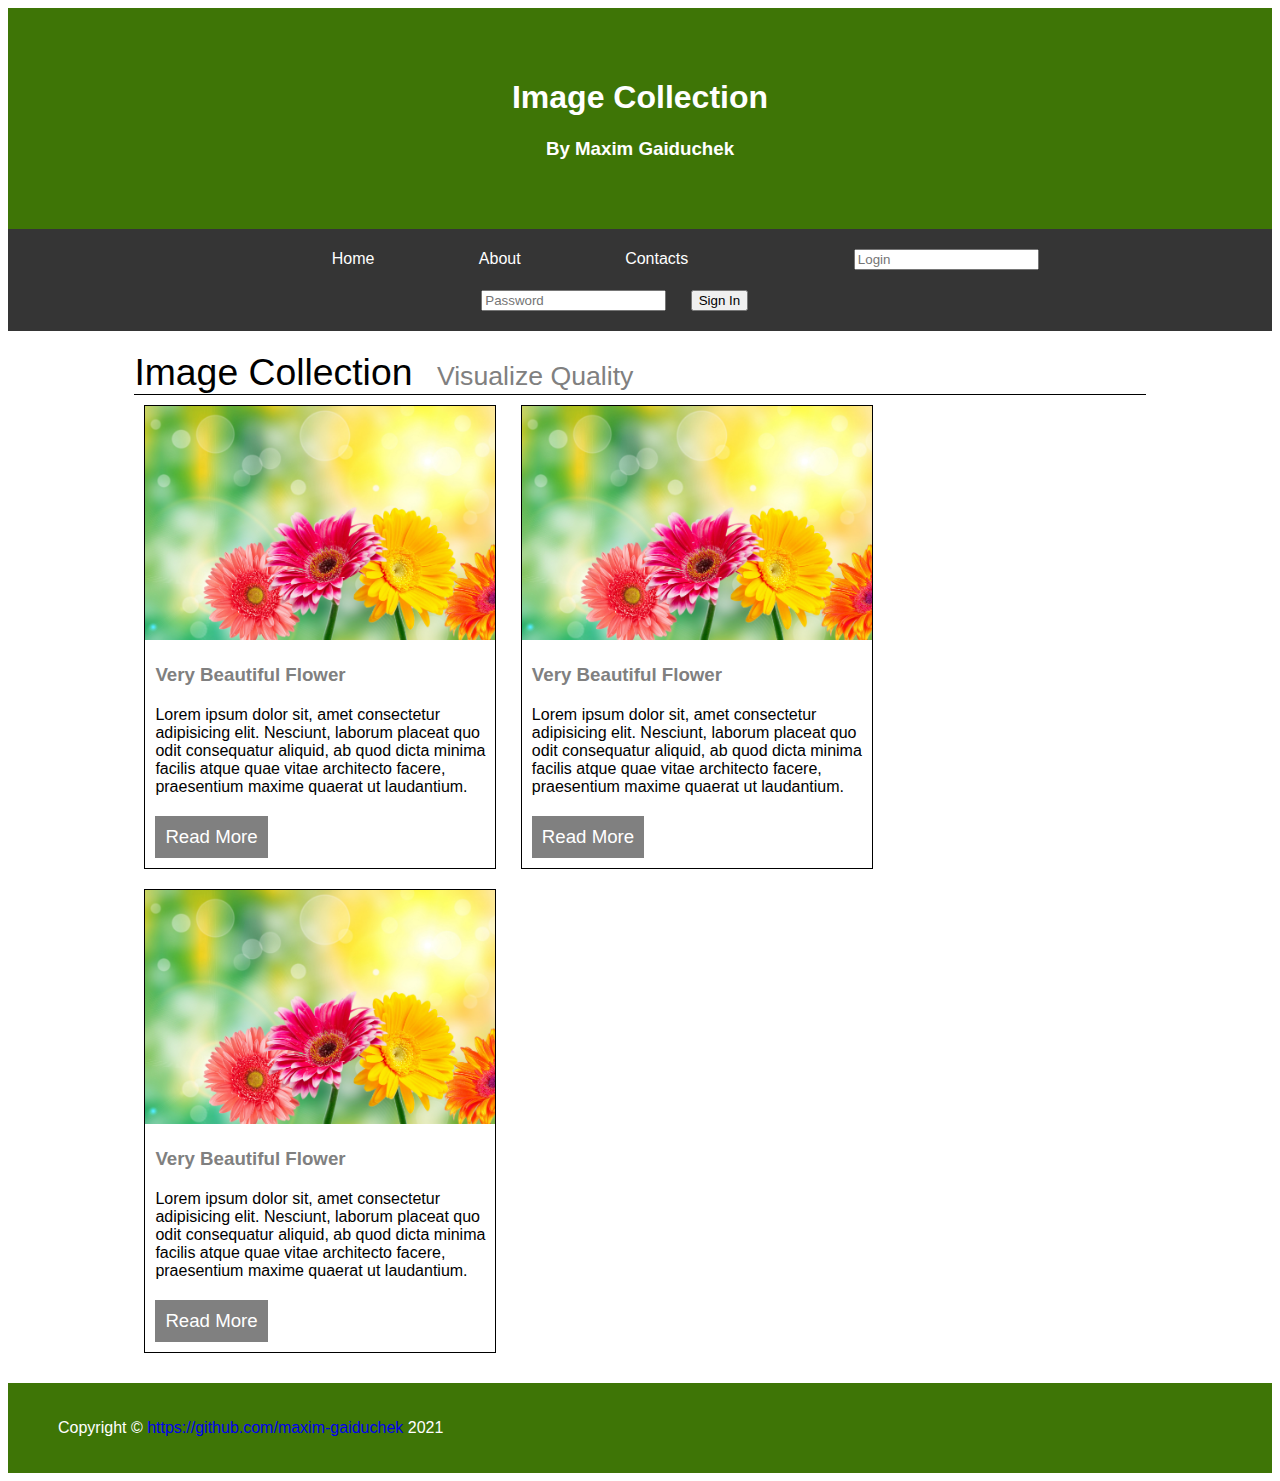
<file: index.html>
<!DOCTYPE html>
<html>

<head>
    <title>Image Collection</title>
    <link rel="stylesheet" href="style.css">
</head>

<body>
    <header>
        <h1>Image Collection</h1>
        <h3>By Maxim Gaiduchek</h3>
    </header>

    <nav>
        <div id="nav-p">
            <p>Home</p>
            <p>About</p>
            <p>Contacts</p>
        </div>

        <div id="nav-input">
            <input type="text" placeholder="Login">
            <input type="password" placeholder="Password">
            <input type="submit" value="Sign In">
        </div>
    </nav>

    <main>
        <div id="main-header">
            <p id="main-header-p-0">Image Collection</p>
            <p id="main-header-p-1">Visualize Quality</p>
        </div>

        <div id="main-sections">
            <section>
                <img src="img/MicrosoftTeams-image.png">
                <h3>Very Beautiful Flower</h3>
                <p>Lorem ipsum dolor sit, amet consectetur adipisicing elit. Nesciunt, laborum placeat quo odit
                    consequatur
                    aliquid, ab quod dicta minima facilis atque quae vitae architecto facere, praesentium maxime quaerat
                    ut
                    laudantium.</p>
                <button><a href="https://github.com/maxim-gaiduchek" target="_blank">Read More</a></button>
            </section>

            <section>
                <img src="img/MicrosoftTeams-image.png">
                <h3>Very Beautiful Flower</h3>
                <p>Lorem ipsum dolor sit, amet consectetur adipisicing elit. Nesciunt, laborum placeat quo odit
                    consequatur
                    aliquid, ab quod dicta minima facilis atque quae vitae architecto facere, praesentium maxime quaerat
                    ut
                    laudantium.</p>
                <button><a href="https://github.com/maxim-gaiduchek" target="_blank">Read More</a></button>
            </section>

            <section>
                <img src="img/MicrosoftTeams-image.png">
                <h3>Very Beautiful Flower</h3>
                <p>Lorem ipsum dolor sit, amet consectetur adipisicing elit. Nesciunt, laborum placeat quo odit
                    consequatur
                    aliquid, ab quod dicta minima facilis atque quae vitae architecto facere, praesentium maxime quaerat
                    ut
                    laudantium.</p>
                <button><a href="https://github.com/maxim-gaiduchek" target="_blank">Read More</a></button>
            </section>
        </div>
    </main>

    <footer>
        <p>Copyright &copy; <a href="https://github.com/maxim-gaiduchek"
                target="_blank">https://github.com/maxim-gaiduchek</a> 2021</p>
    </footer>
</body>

</html>
</file>
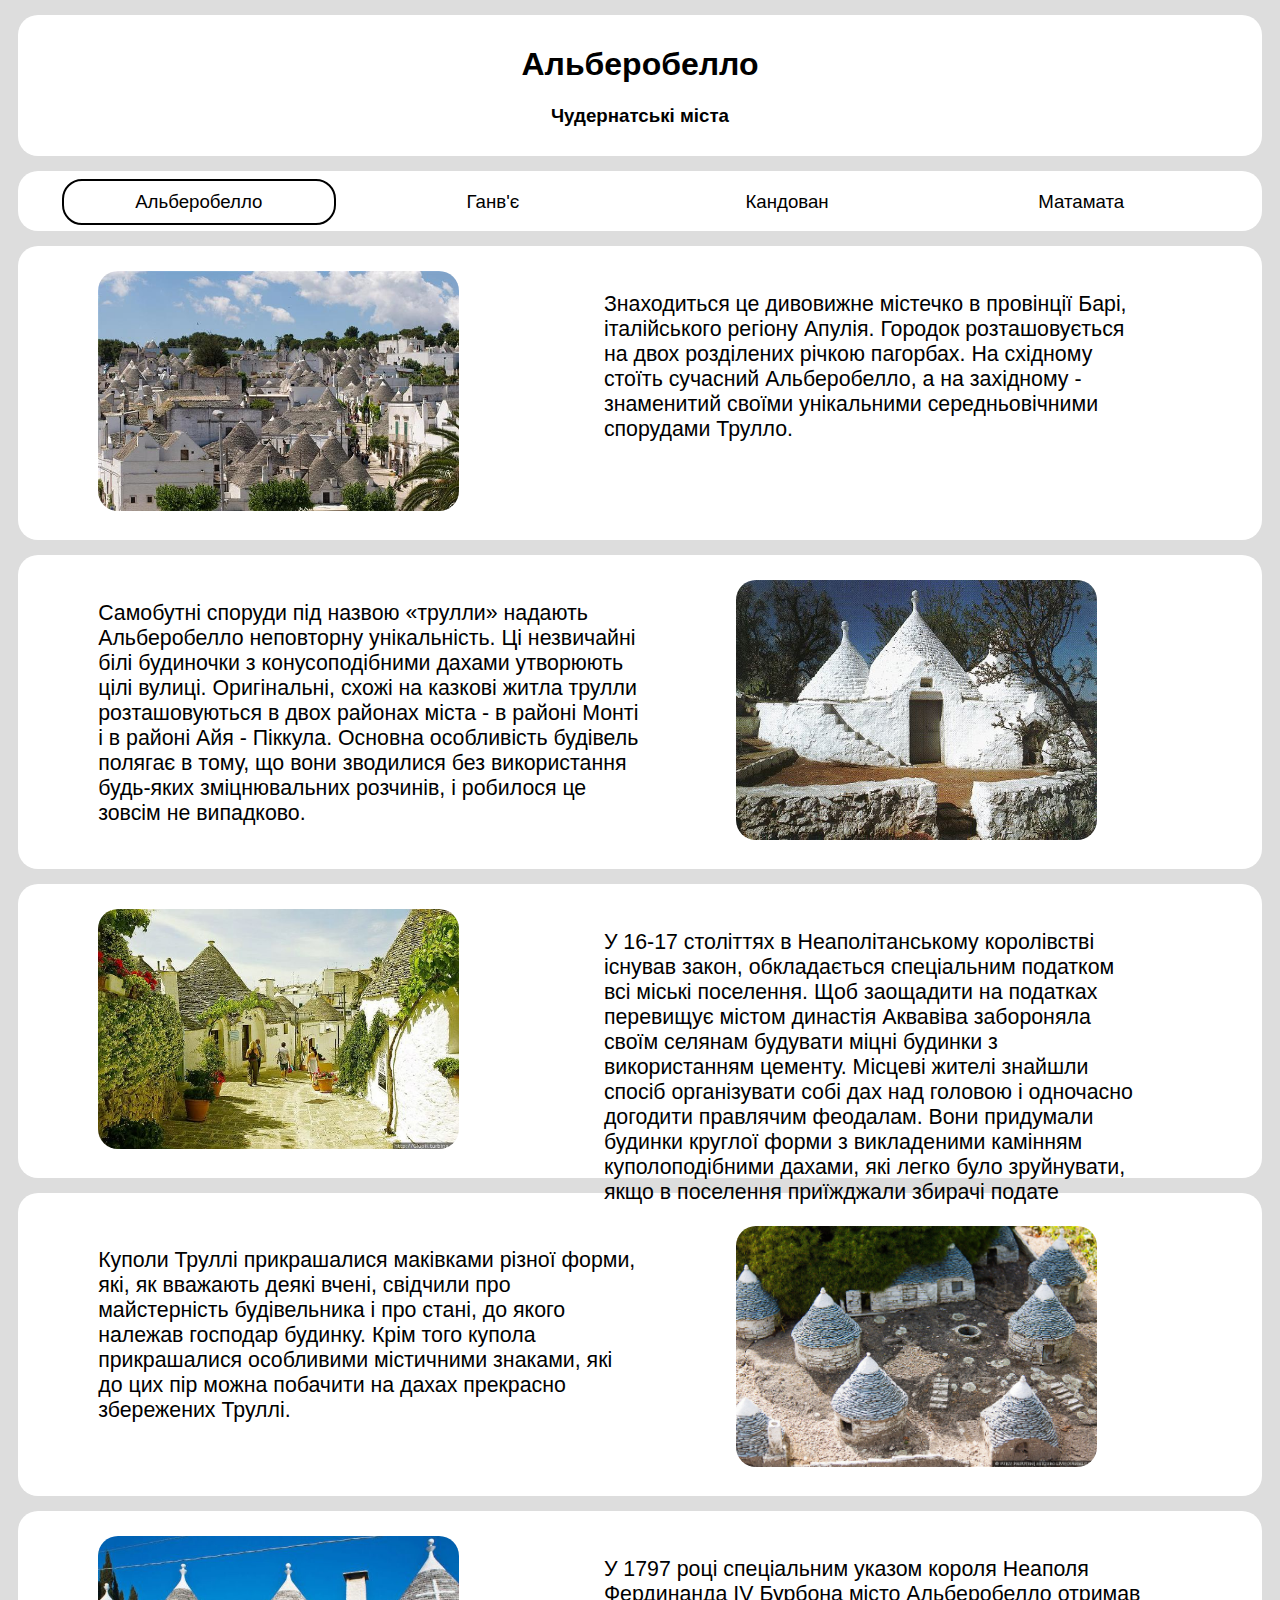
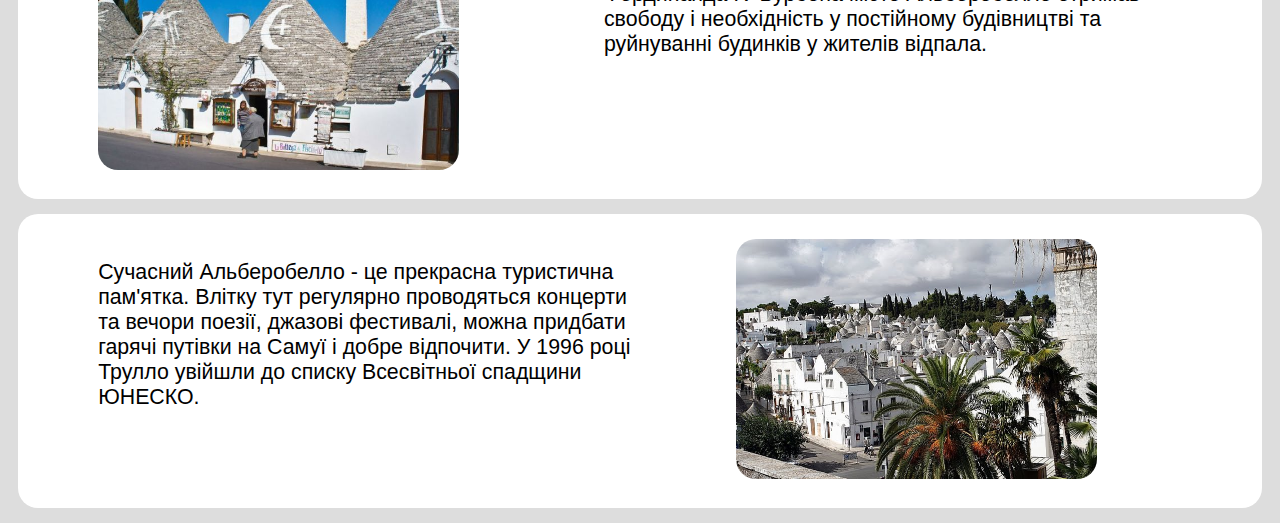
<file: city-alberobello.html>
<!DOCTYPE html>
<html>

<head>
    <title>Альберобелло - Чудернатські міста</title>
    <link rel="stylesheet" href="styles.css">
</head>

<body>
    <header>
        <h1>Альберобелло</h1>
        <h3>Чудернатські міста</h3>
    </header>

    <nav>
        <a><button id="deactivated-link">Альберобелло</button></a>
        <a href="city-ganvie.html"><button>Ганв'є</button></a>
        <a href="city-kandovan.html"><button>Кандован</button></a>
        <a href="city-matamata.html"><button>Матамата</button></a>
    </nav>

    <section>
        <img class="content img-left" src="images/Альберобелло.jpg">

        <p class="content p-right">Знаходиться це дивовижне містечко в провінції Барі, італійського регіону Апулія.
            Городок
            розташовується на
            двох розділених річкою пагорбах. На східному стоїть сучасний Альберобелло, а на західному - знаменитий
            своїми унікальними середньовічними спорудами Трулло.
        </p>
    </section>

    <section>
        <p class="content p-left">Самобутні споруди під назвою «трулли» надають Альберобелло неповторну унікальність. Ці
            незвичайні білі
            будиночки з конусоподібними дахами утворюють цілі вулиці. Оригінальні, схожі на казкові житла трулли
            розташовуються в двох районах міста - в районі Монті і в районі Айя - Піккула. Основна особливість
            будівель полягає в тому, що вони зводилися без використання будь-яких зміцнювальних розчинів, і
            робилося це зовсім не випадково.
        </p>

        <img class="content img-right" src="images/Альберобелло3.jpg">
    </section>

    <section>
        <img class="content img-left" src="images/Альберобелло-фото-1.jpg">

        <p class="content p-right">У 16-17 століттях в Неаполітанському королівстві існував закон, обкладається
            спеціальним податком всі міські поселення. Щоб заощадити на податках перевищує містом династія Аквавіва
            забороняла своїм селянам будувати міцні будинки з використанням цементу. Місцеві жителі знайшли спосіб
            організувати собі дах над головою і одночасно догодити правлячим феодалам. Вони придумали будинки круглої
            форми з викладеними камінням куполоподібними дахами, які легко було зруйнувати, якщо в поселення
            приїжджали збирачі подате
        </p>
    </section>

    <section>
        <p class="content p-left">Куполи Труллі прикрашалися маківками різної форми, які, як вважають деякі вчені,
            свідчили про майстерність будівельника і про стані, до якого належав господар будинку. Крім того купола
            прикрашалися особливими містичними знаками, які до цих пір можна побачити на дахах прекрасно збережених
            Труллі.
        </p>

        <img class="content img-right" src="images/Альберобелло8.jpg">
    </section>

    <section>
        <img class="content img-left" src="images/Альберобелло10.jpg">

        <p class="content p-right">У 1797 році спеціальним указом короля Неаполя Фердинанда IV Бурбона місто
            Альберобелло отримав свободу і необхідність у постійному будівництві та руйнуванні будинків у жителів
            відпала.
        </p>
    </section>

    <section>
        <p class="content p-left">Сучасний Альберобелло - це прекрасна туристична пам'ятка. Влітку тут регулярно
            проводяться концерти та вечори поезії, джазові фестивалі, можна придбати гарячі путівки на Самуї і добре
            відпочити. У 1996 році Трулло увійшли до списку Всесвітньої спадщини ЮНЕСКО.
        </p>

        <img class="content img-right" src="images/Альберобелло16.jpg">
    </section>
</body>

</html>
</file>
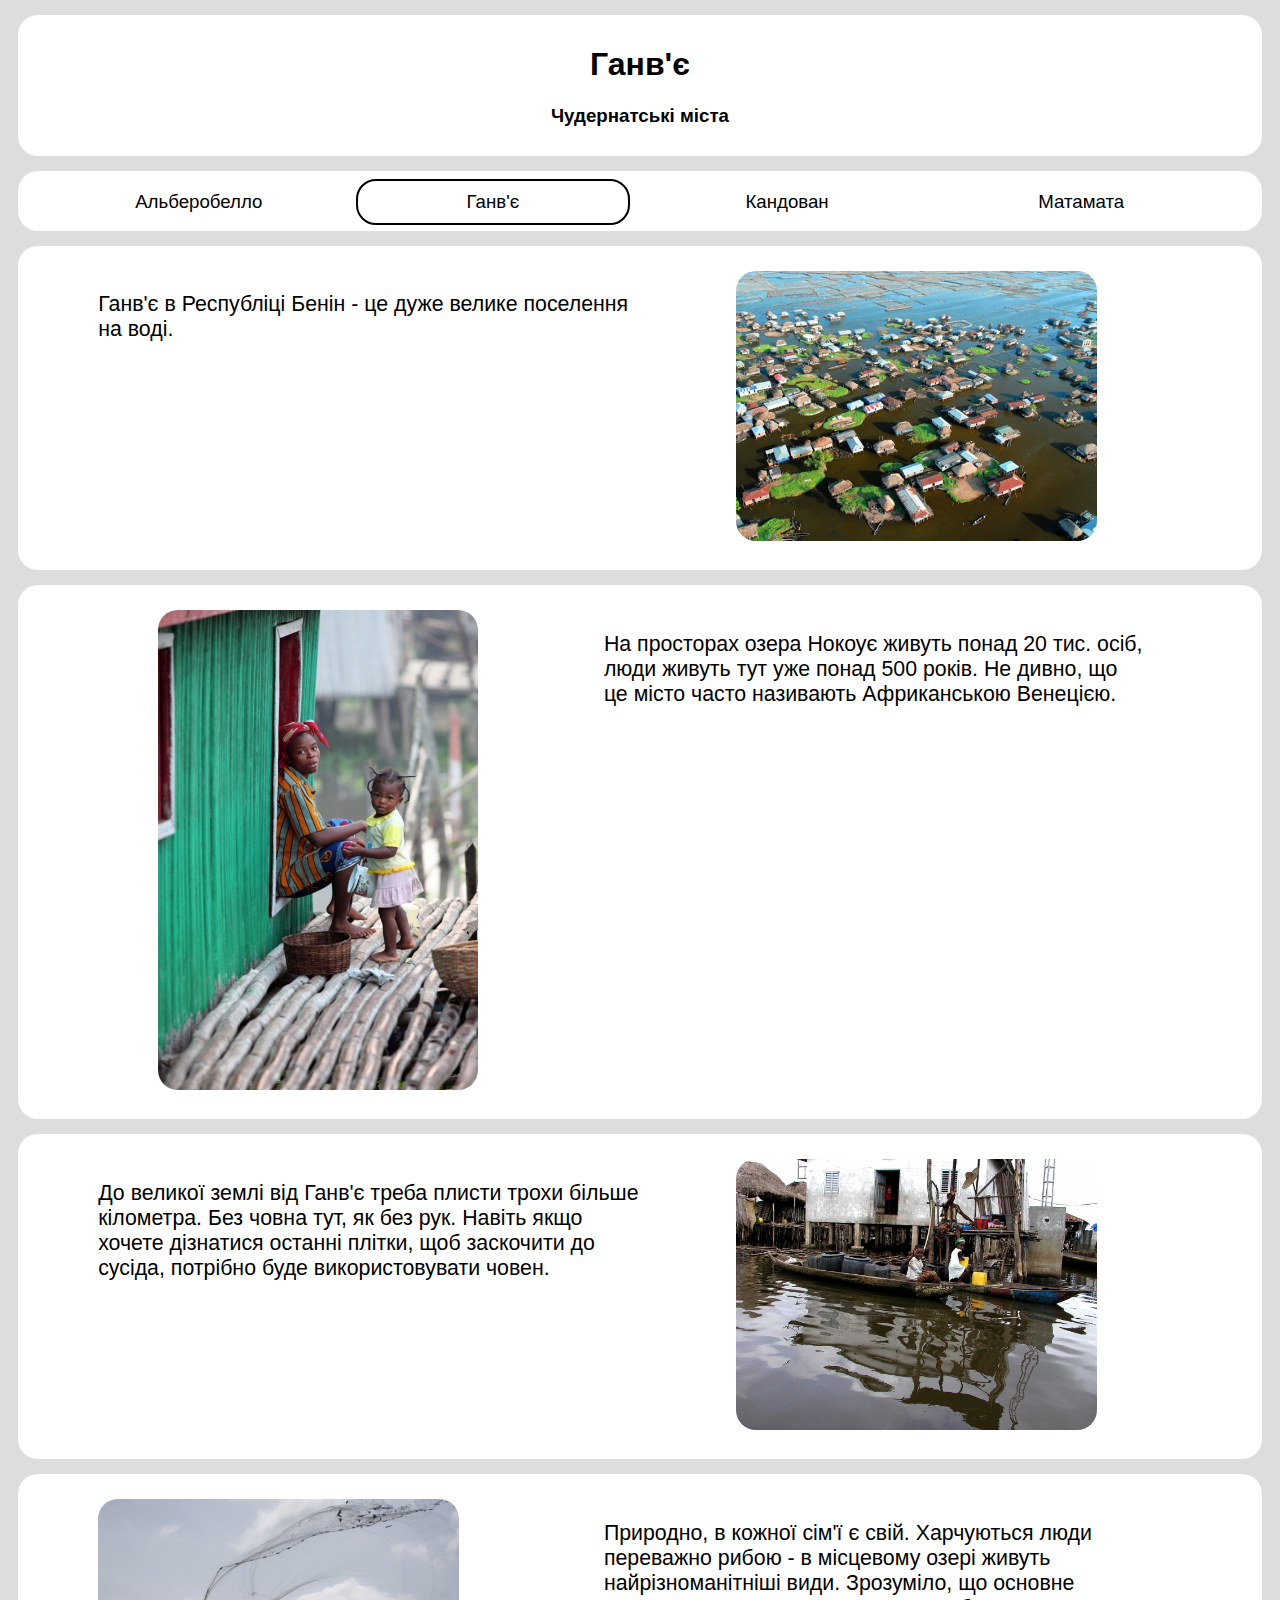
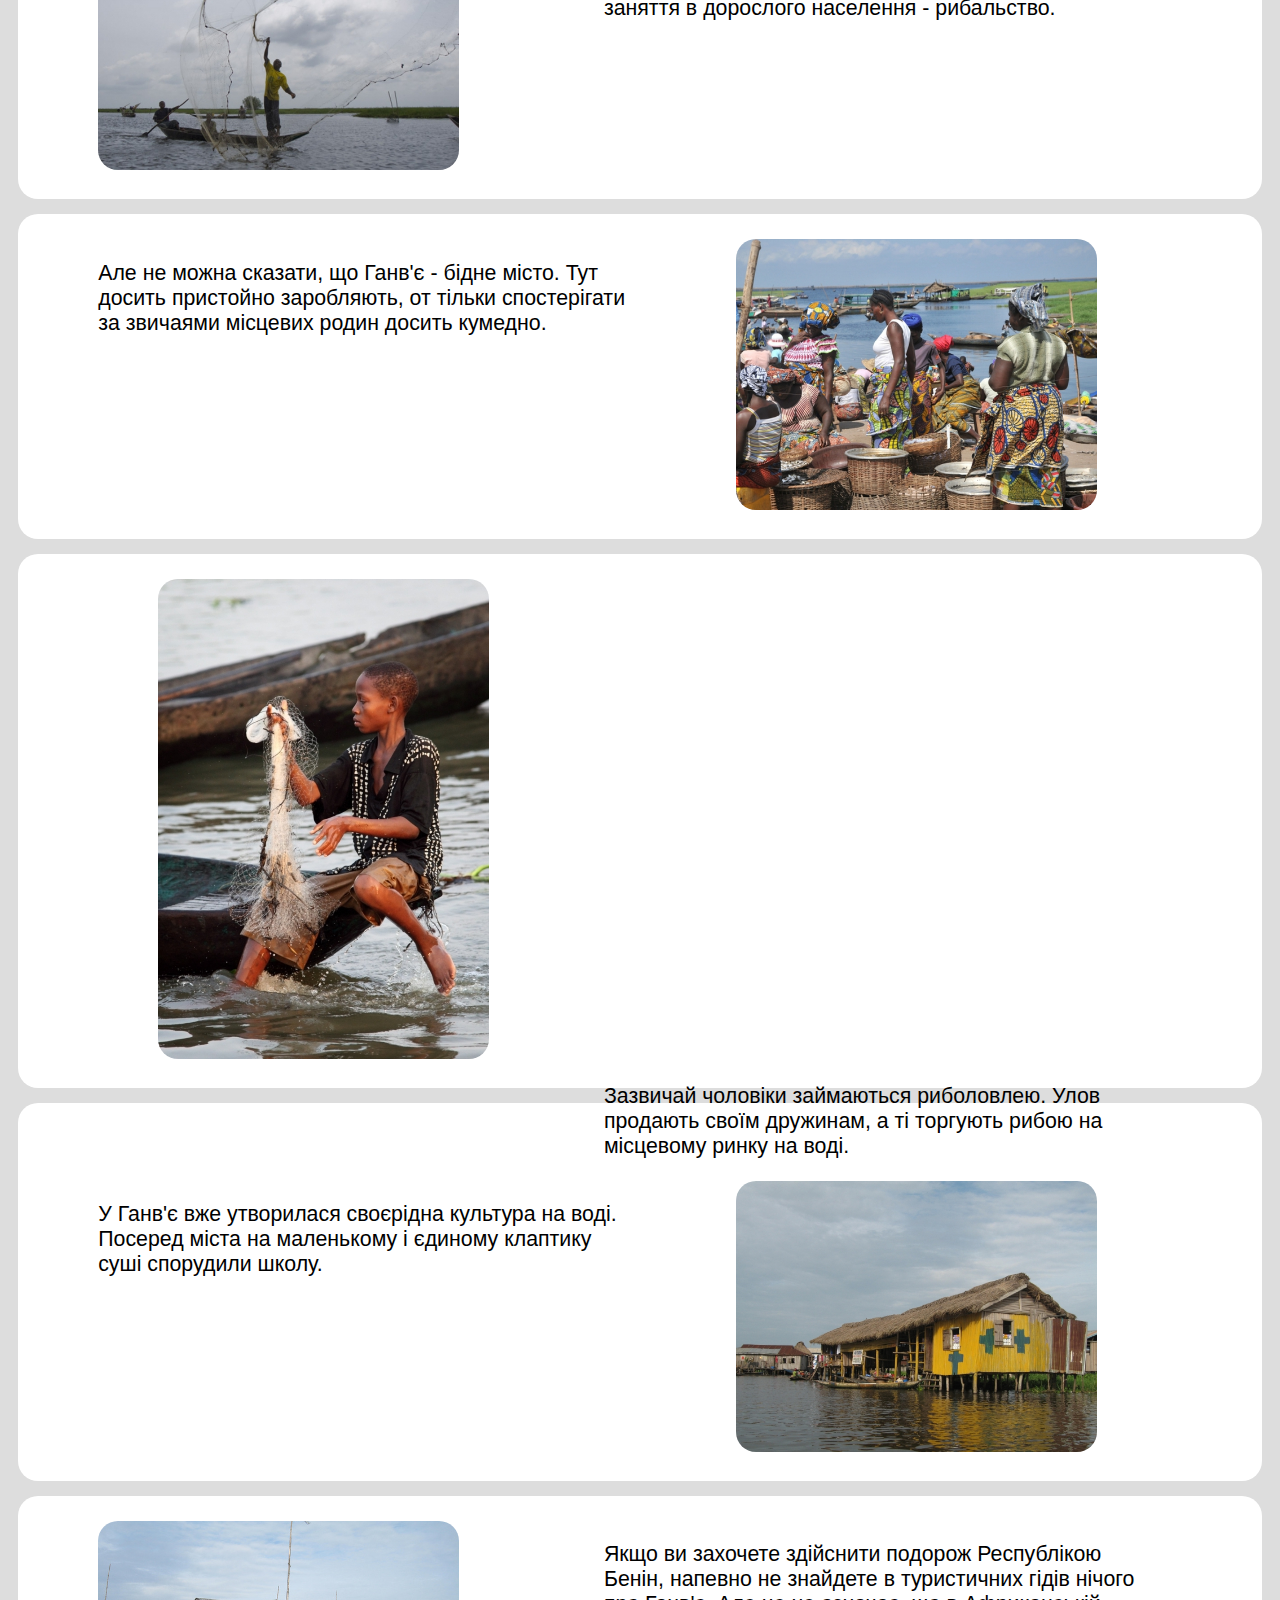
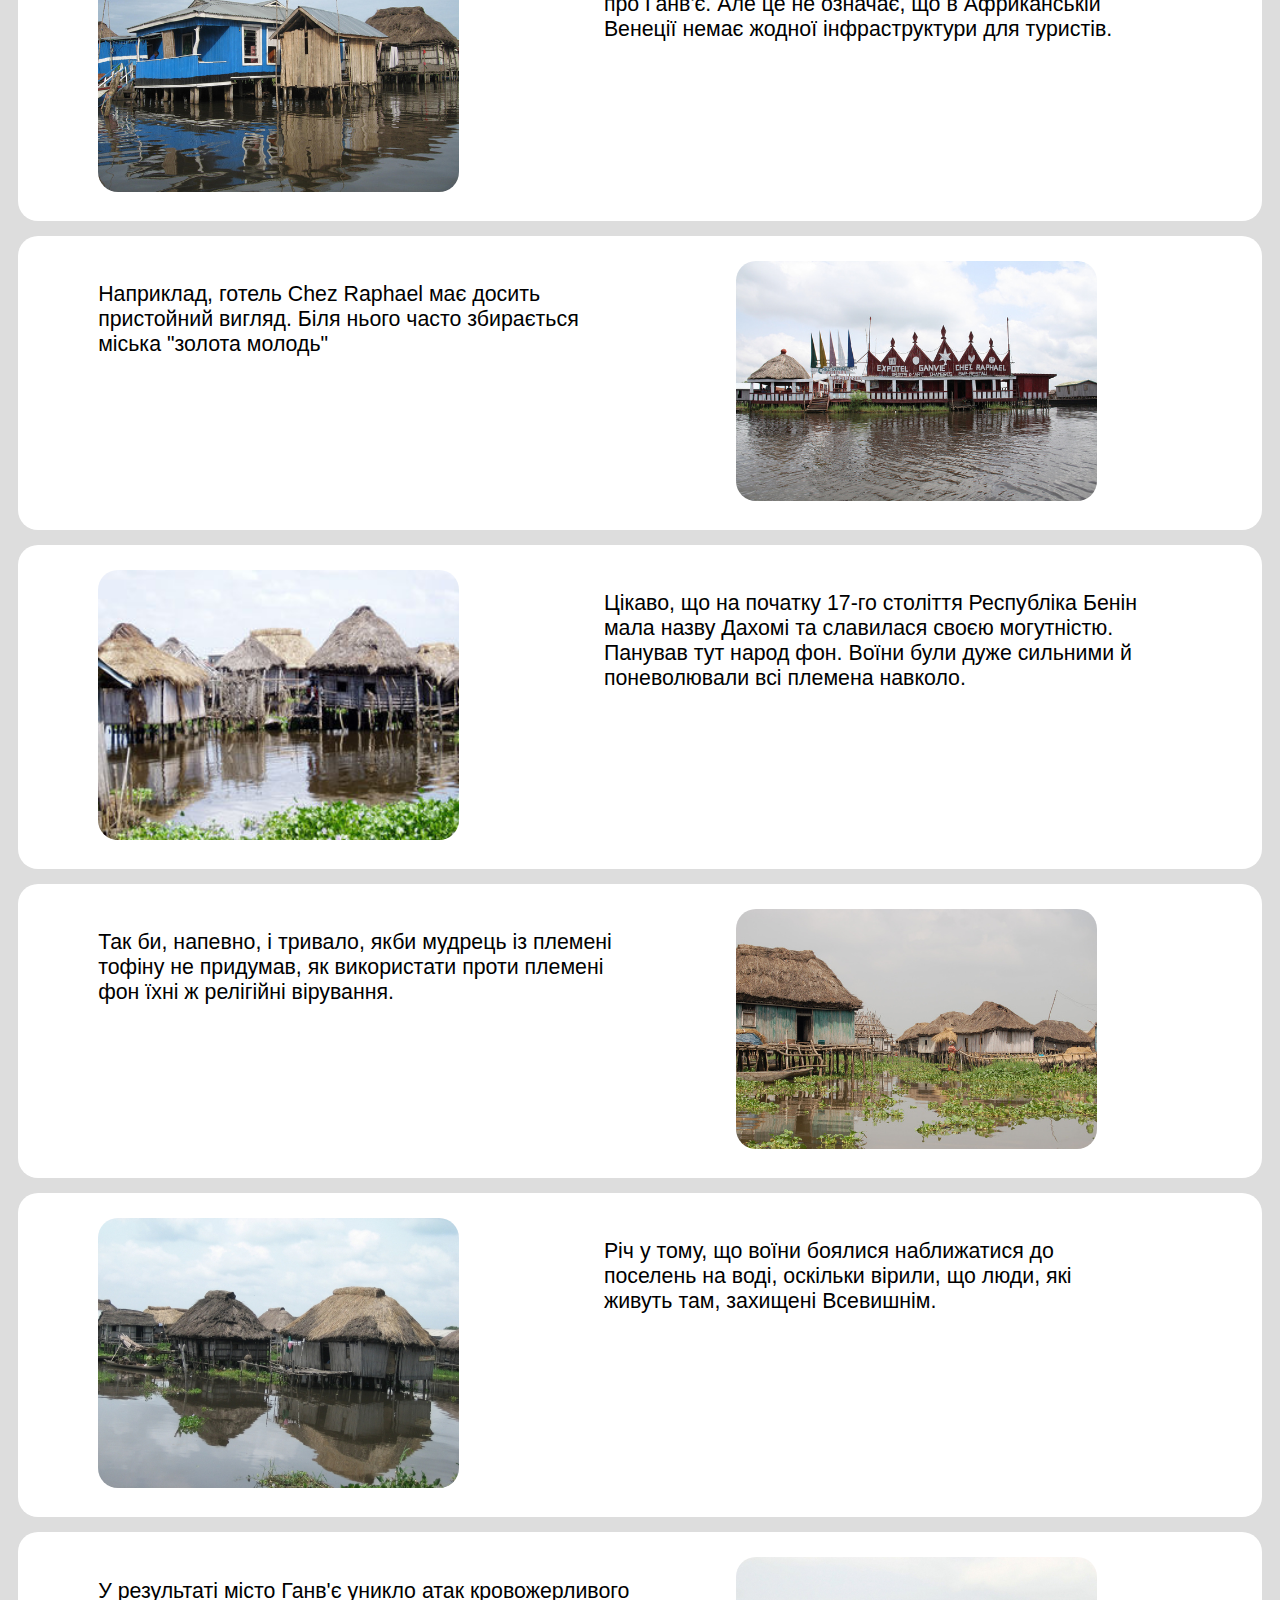
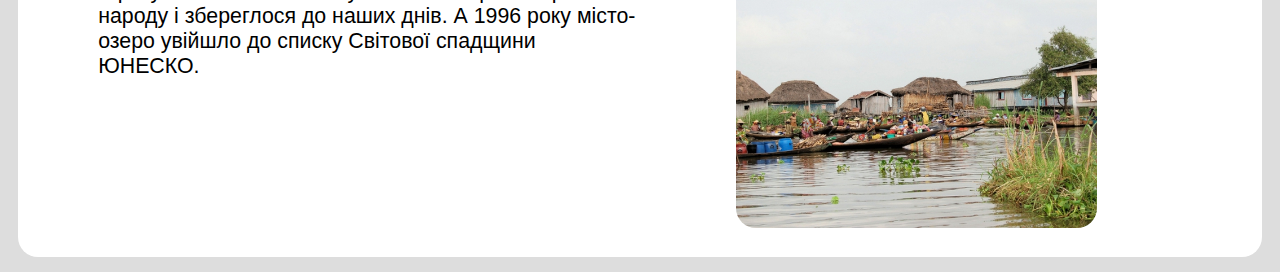
<file: city-ganvie.html>
<!DOCTYPE html>
<html>

<head>
    <title>Ганв'є - Чудернатські міста</title>
    <link rel="stylesheet" href="styles.css">
</head>

<body>
    <header>
        <h1>Ганв'є</h1>
        <h3>Чудернатські міста</h3>
    </header>

    <nav>
        <a href="city-alberobello.html"><button>Альберобелло</button></a>
        <a><button id="deactivated-link">Ганв'є</button></a>
        <a href="city-kandovan.html"><button>Кандован</button></a>
        <a href="city-matamata.html"><button>Матамата</button></a>
    </nav>

    <section>
        <p class="content p-left">Ганв'є в Республіці Бенін - це дуже велике поселення на воді.</p>

        <img class="content img-right" src="images/Ганв'є1.jpg">
    </section>

    <section>
        <img class="content img-left img-large" src="images/Ганв'є12.jpg">

        <p class="content p-right">На просторах озера Нокоує живуть понад 20 тис. осіб, люди живуть тут уже понад 500
            років. Не дивно, що це місто часто називають Африканською Венецією.
        </p>
    </section>

    <section>
        <p class="content p-left">До великої землі від Ганв'є треба плисти трохи більше кілометра. Без човна тут, як без
            рук. Навіть якщо хочете дізнатися останні плітки, щоб заскочити до сусіда, потрібно буде використовувати
            човен.
        </p>

        <img class="content img-right" src="images/Ганв'є15.jpg">
    </section>

    <section>
        <img class="content img-left" src="images/Ганв'є6.jpg">

        <p class="content p-right">Природно, в кожної сім'ї є свій. Харчуються люди переважно рибою - в місцевому озері
            живуть найрізноманітніші види. Зрозуміло, що основне заняття в дорослого населення - рибальство.
        </p>
    </section>

    <section>
        <p class="content p-left">Але не можна сказати, що Ганв'є - бідне місто. Тут досить пристойно заробляють, от
            тільки спостерігати за звичаями місцевих родин досить кумедно.
        </p>

        <img class="content img-right" src="images/Ганв'є13.jpg">
    </section>

    <section>
        <img class="content img-left img-large" src="images/Ганв'є5.jpg">

        <p class="content p-right">Зазвичай чоловіки займаються риболовлею. Улов продають своїм дружинам, а ті торгують
            рибою на місцевому ринку на воді.
        </p>
    </section>

    <section>
        <p class="content p-left">У Ганв'є вже утворилася своєрідна культура на воді. Посеред міста на маленькому і
            єдиному клаптику суші спорудили школу.
        </p>

        <img class="content img-right" src="images/Ганв'є16.jpg">
    </section>

    <section>
        <img class="content img-left" src="images/Ганв'є20.jpg">

        <p class="content p-right">Якщо ви захочете здійснити подорож Республікою Бенін, напевно не знайдете в
            туристичних гідів нічого про Ганв'є. Але це не означає, що в Африканській Венеції немає жодної
            інфраструктури для туристів.
        </p>
    </section>

    <section>
        <p class="content p-left">Наприклад, готель Chez Raphael має досить пристойний вигляд. Біля нього часто
            збирається міська "золота молодь"
        </p>

        <img class="content img-right" src="images/Chez Raphael.jpg">
    </section>

    <section>
        <img class="content img-left" src="images/Ганв'є18.jpg">

        <p class="content p-right">Цікаво, що на початку 17-го століття Республіка Бенін мала назву Дахомі та славилася
            своєю могутністю. Панував тут народ фон. Воїни були дуже сильними й поневолювали всі племена навколо.
        </p>
    </section>

    <section>
        <p class="content p-left">Так би, напевно, і тривало, якби мудрець із племені тофіну не придумав, як використати
            проти племені фон їхні ж релігійні вірування.
        </p>

        <img class="content img-right" src="images/Ганв'є19.jpg">
    </section>

    <section>
        <img class="content img-left" src="images/Ганв'є14.jpg">

        <p class="content p-right">Річ у тому, що воїни боялися наближатися до поселень на воді, оскільки вірили, що
            люди, які живуть там, захищені Всевишнім.
        </p>
    </section>

    <section>
        <p class="content p-left">У результаті місто Ганв'є уникло атак кровожерливого народу і збереглося до наших
            днів. А 1996 року місто-озеро увійшло до списку Світової спадщини ЮНЕСКО.
        </p>

        <img class="content img-right" src="images/Ганв'є9.jpg">
    </section>
</body>

</html>
</file>
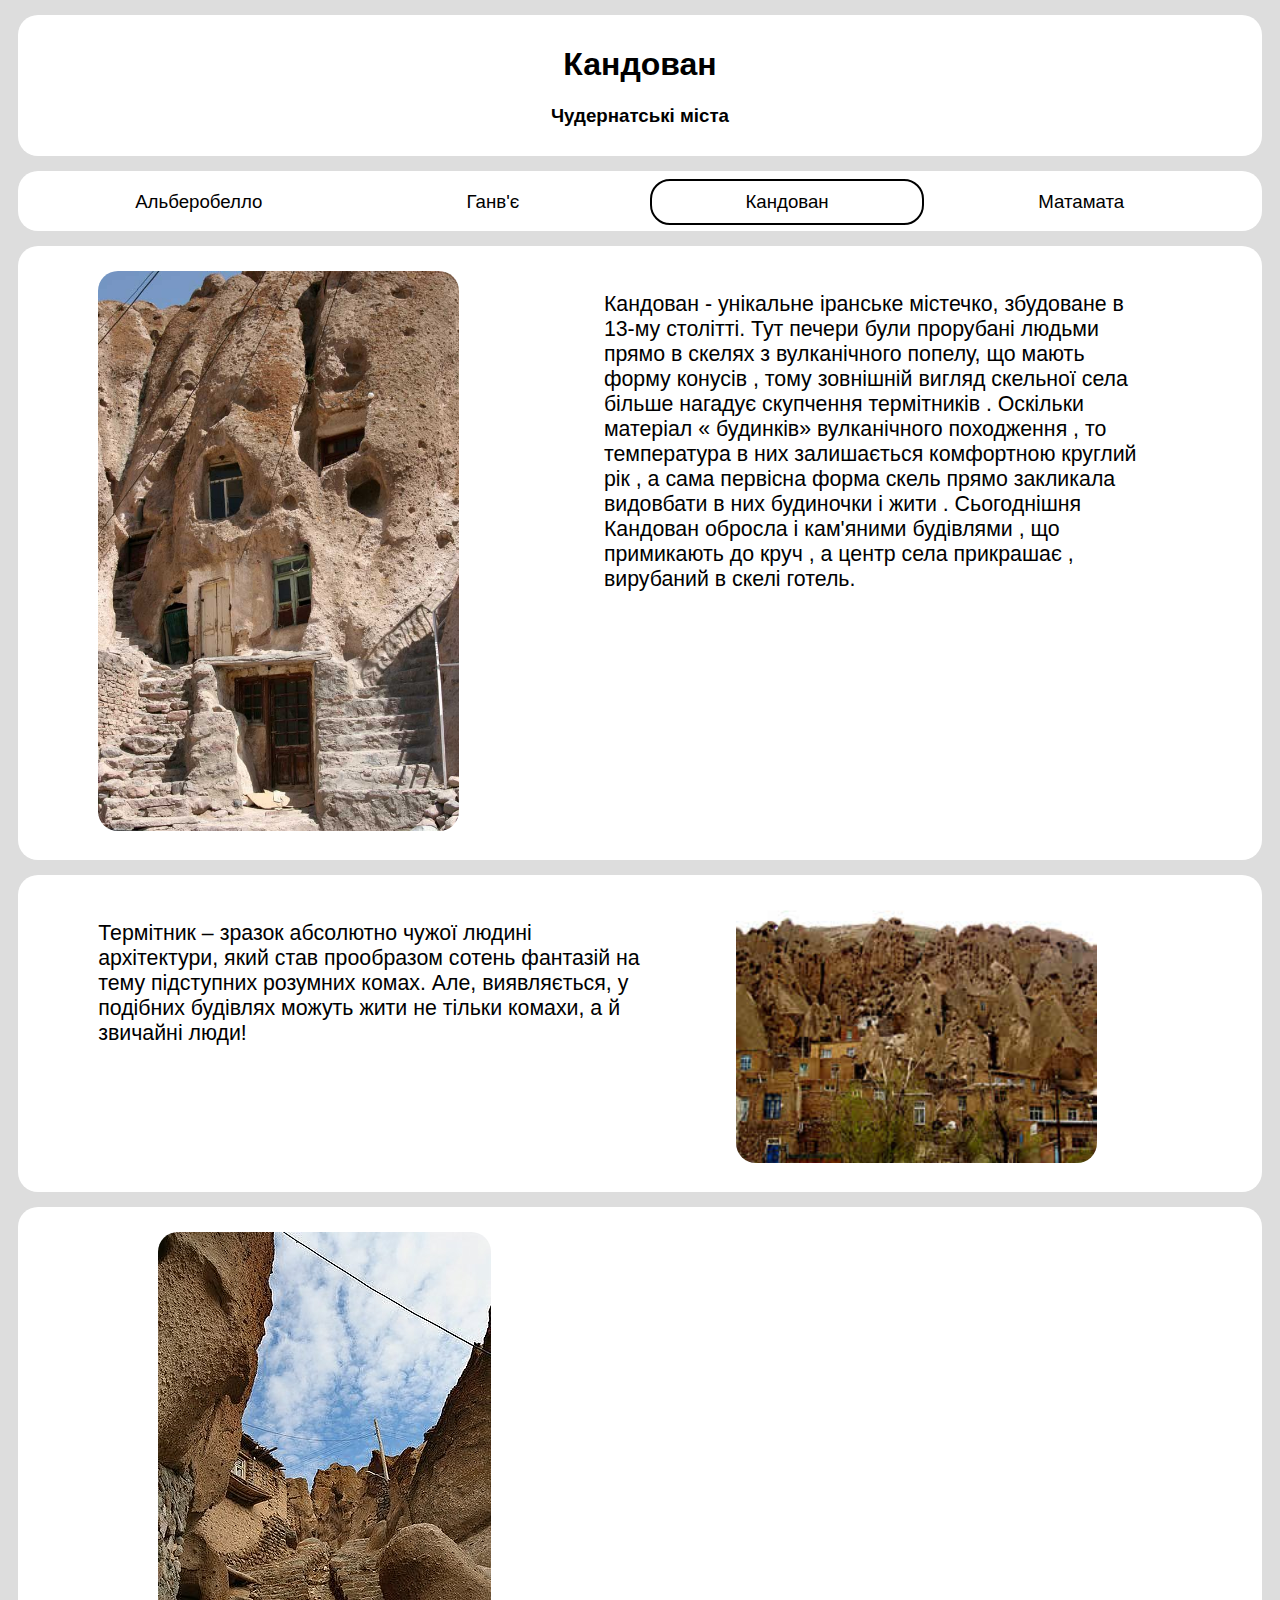
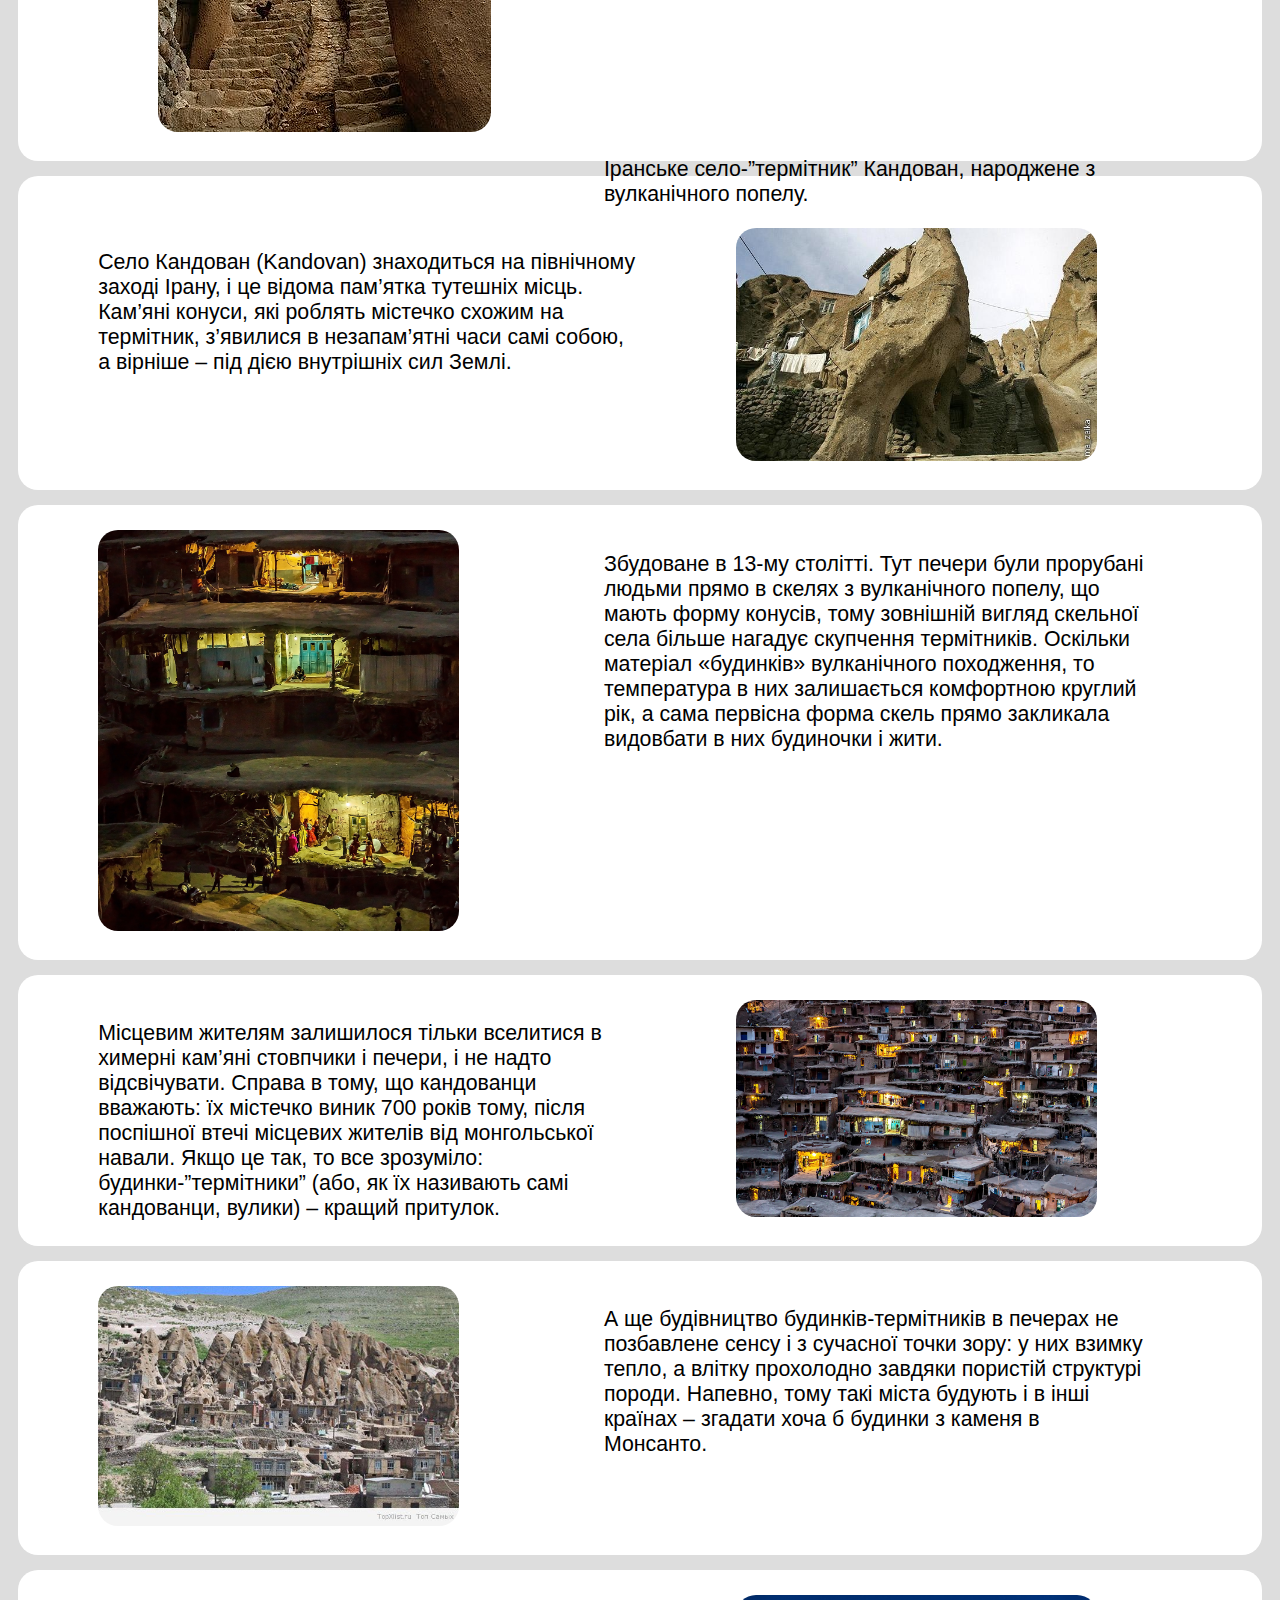
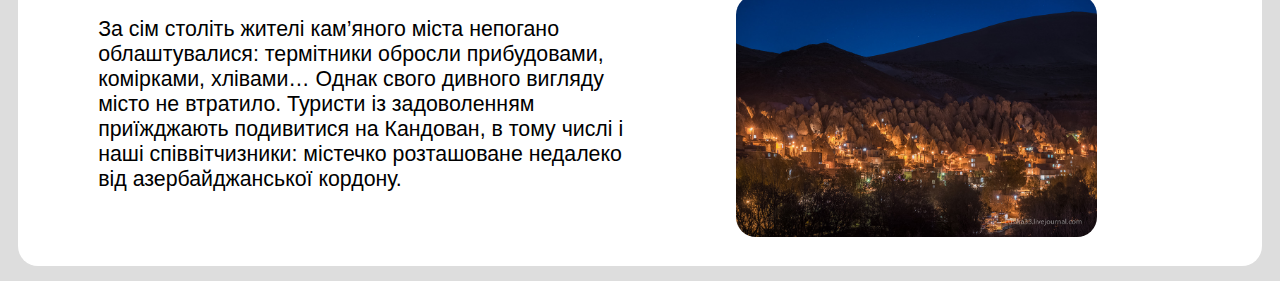
<file: city-kandovan.html>
<!DOCTYPE html>
<html>

<head>
    <title>Кандован - Чудернатські міста</title>
    <link rel="stylesheet" href="styles.css">
</head>

<body>
    <header>
        <h1>Кандован</h1>
        <h3>Чудернатські міста</h3>
    </header>

    <nav>
        <a href="city-alberobello.html"><button>Альберобелло</button></a>
        <a href="city-ganvie.html"><button>Ганв'є</button></a>
        <a><button id="deactivated-link">Кандован</button></a>
        <a href="city-matamata.html"><button>Матамата</button></a>
    </nav>

    <section>
        <img class="content img-left" src="images/Кандован2.jpg">

        <p class="content p-right">Кандован - унікальне іранське містечко, збудоване в 13-му столітті. Тут печери були
            прорубані людьми прямо в скелях з вулканічного попелу, що мають форму конусів , тому зовнішній вигляд
            скельної села більше нагадує скупчення термітників . Оскільки матеріал « будинків» вулканічного походження ,
            то температура в них залишається комфортною круглий рік , а сама первісна форма скель прямо закликала
            видовбати в них будиночки і жити . Сьогоднішня Кандован обросла і кам'яними будівлями , що примикають до
            круч , а центр села прикрашає , вирубаний в скелі готель.
        </p>
    </section>

    <section>
        <p class="content p-left">Термітник – зразок абсолютно чужої людині архітектури, який став прообразом сотень
            фантазій на тему підступних розумних комах. Але, виявляється, у подібних будівлях можуть жити не тільки
            комахи, а й звичайні люди!
        </p>

        <img class="content img-right" src="images/Кандован3.jpg">
    </section>

    <section>
        <img class="content img-left img-large" src="images/Кандован5.jpg">

        <p class="content p-right">Іранське село-”термітник” Кандован, народжене з вулканічного попелу.</p>
    </section>

    <section>
        <p class="content p-left">Село Кандован (Kandovan) знаходиться на північному заході Ірану, і це відома пам’ятка
            тутешніх місць. Кам’яні конуси, які роблять містечко схожим на термітник, з’явилися в незапам’ятні часи самі
            собою, а вірніше – під дією внутрішніх сил Землі.
        </p>

        <img class="content img-right" src="images/Кандован11.jpg">
    </section>

    <section>
        <img class="content img-left" src="images/Кандован8.jpg">

        <p class="content p-right">Збудоване в 13-му столітті. Тут печери були прорубані людьми прямо в скелях з
            вулканічного попелу, що мають форму конусів, тому зовнішній вигляд скельної села більше нагадує скупчення
            термітників. Оскільки матеріал «будинків» вулканічного походження, то температура в них залишається
            комфортною круглий рік, а сама первісна форма скель прямо закликала видовбати в них будиночки і жити.
        </p>
    </section>

    <section>
        <p class="content p-left">Місцевим жителям залишилося тільки вселитися в химерні кам’яні стовпчики і печери, і
            не надто відсвічувати. Справа в тому, що кандованци вважають: їх містечко виник 700 років тому, після
            поспішної втечі місцевих жителів від монгольської навали. Якщо це так, то все зрозуміло:
            будинки-”термітники” (або, як їх називають самі кандованци, вулики) – кращий притулок.
        </p>

        <img class="content img-right" src="images/Кандован7.jpg">
    </section>

    <section>
        <img class="content img-left" src="images/Кандован9.jpg">

        <p class="content p-right">А ще будівництво будинків-термітників в печерах не позбавлене сенсу і з сучасної
            точки зору: у них взимку тепло, а влітку прохолодно завдяки пористій структурі породи. Напевно, тому такі
            міста будують і в інші країнах – згадати хоча б будинки з каменя в Монсанто.
        </p>
    </section>

    <section>
        <p class="content p-left">За сім століть жителі кам’яного міста непогано облаштувалися: термітники обросли
            прибудовами, комірками, хлівами… Однак свого дивного вигляду місто не втратило. Туристи із задоволенням
            приїжджають подивитися на Кандован, в тому числі і наші співвітчизники: містечко розташоване недалеко від
            азербайджанської кордону.
        </p>

        <img class="content img-right" src="images/Кандован4.jpg">
    </section>
</body>

</html>
</file>
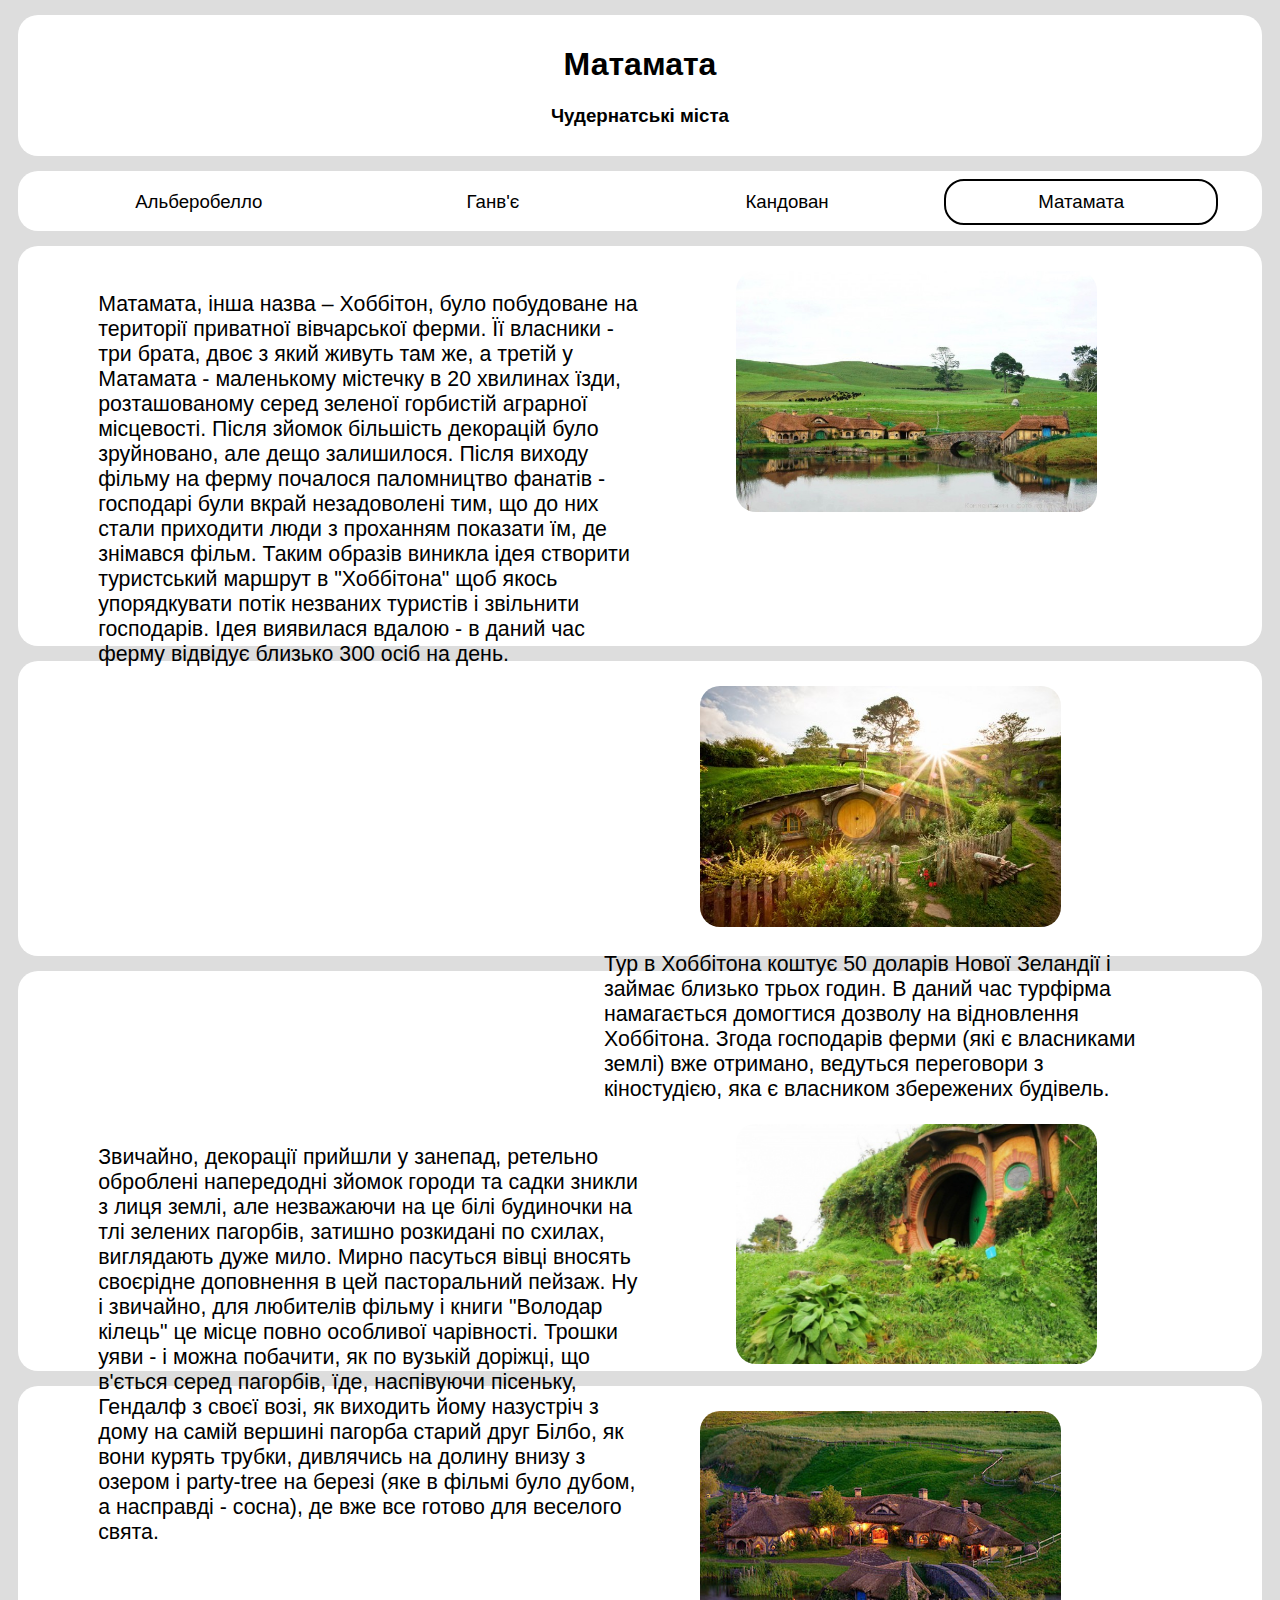
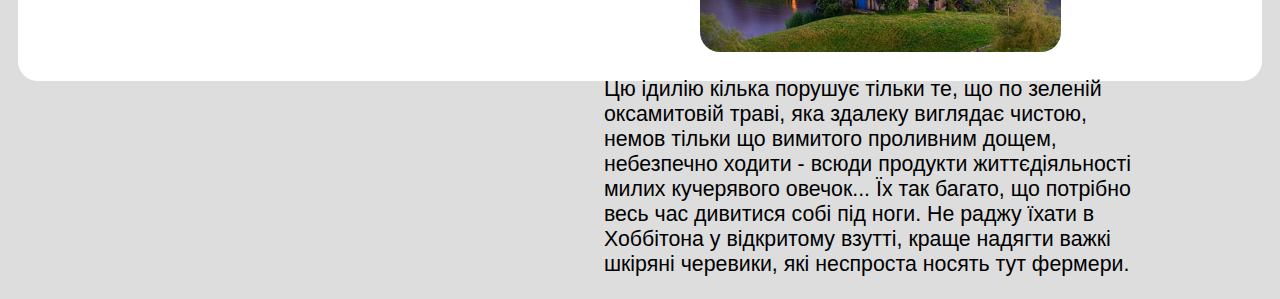
<file: city-matamata.html>
<!DOCTYPE html>
<html>

<head>
    <title>Матамата - Чудернатські міста</title>
    <link rel="stylesheet" href="styles.css">
</head>

<body>
    <header>
        <h1>Матамата</h1>
        <h3>Чудернатські міста</h3>
    </header>

    <nav>
        <a href="city-alberobello.html"><button>Альберобелло</button></a>
        <a href="city-ganvie.html"><button>Ганв'є</button></a>
        <a href="city-kandovan.html"><button>Кандован</button></a>
        <a><button id="deactivated-link">Матамата</button></a>
    </nav>

    <section class="large">
        <p class="content p-left">Матамата, інша назва – Хоббітон, було побудоване на території приватної вівчарської
            ферми. Її власники - три брата, двоє з який живуть там же, а третій у Матамата - маленькому містечку в 20
            хвилинах їзди, розташованому серед зеленої горбистій аграрної місцевості. Після зйомок більшість декорацій
            було зруйновано, але дещо залишилося. Після виходу фільму на ферму почалося паломництво фанатів -
            господарі були вкрай незадоволені тим, що до них стали приходити люди з проханням показати їм, де знімався
            фільм. Таким образів виникла ідея створити туристський маршрут в "Хоббітона" щоб якось упорядкувати потік
            незваних туристів і звільнити господарів. Ідея виявилася вдалою - в даний час ферму відвідує близько 300
            осіб на день.
        </p>

        <img class="content img-right" src="images/Матамат1.jpg">
    </section>

    <section>
        <img class="content img-left" src="images/Матамат3.jpg">

        <p class="content p-right">Тур в Хоббітона коштує 50 доларів Нової Зеландії і займає близько трьох годин. В
            даний час турфірма намагається домогтися дозволу на відновлення Хоббітона. Згода господарів ферми (які є
            власниками землі) вже отримано, ведуться переговори з кіностудією, яка є власником збережених будівель.
        </p>
    </section>

    <section class="large">
        <p class="content p-left">Звичайно, декорації прийшли у занепад, ретельно оброблені напередодні зйомок городи
            та садки зникли з лиця землі, але незважаючи на це білі будиночки на тлі зелених пагорбів, затишно
            розкидані по схилах, виглядають дуже мило. Мирно пасуться вівці вносять своєрідне доповнення в цей
            пасторальний пейзаж. Ну і звичайно, для любителів фільму і книги "Володар кілець" це місце повно особливої
            чарівності. Трошки уяви - і можна побачити, як по вузькій доріжці, що в'ється серед пагорбів, їде,
            наспівуючи пісеньку, Гендалф з своєї возі, як виходить йому назустріч з дому на самій вершині пагорба
            старий друг Білбо, як вони курять трубки, дивлячись на долину внизу з озером і party-tree на березі (яке
            в фільмі було дубом, а насправді - сосна), де вже все готово для веселого свята.
        </p>

        <img class="content img-right" src="images/Матамат8.jpg">
    </section>

    <section>
        <img class="content img-left" src="images/Матамат6.jpg">

        <p class="content p-right">Цю ідилію кілька порушує тільки те, що по зеленій оксамитовій траві, яка здалеку
            виглядає чистою, немов тільки що вимитого проливним дощем, небезпечно ходити - всюди продукти
            життєдіяльності милих кучерявого овечок... Їх так багато, що потрібно весь час дивитися собі під ноги. Не
            раджу їхати в Хоббітона у відкритому взутті, краще надягти важкі шкіряні черевики, які неспроста носять
            тут фермери.
        </p>
    </section>
</body>

</html>
</file>
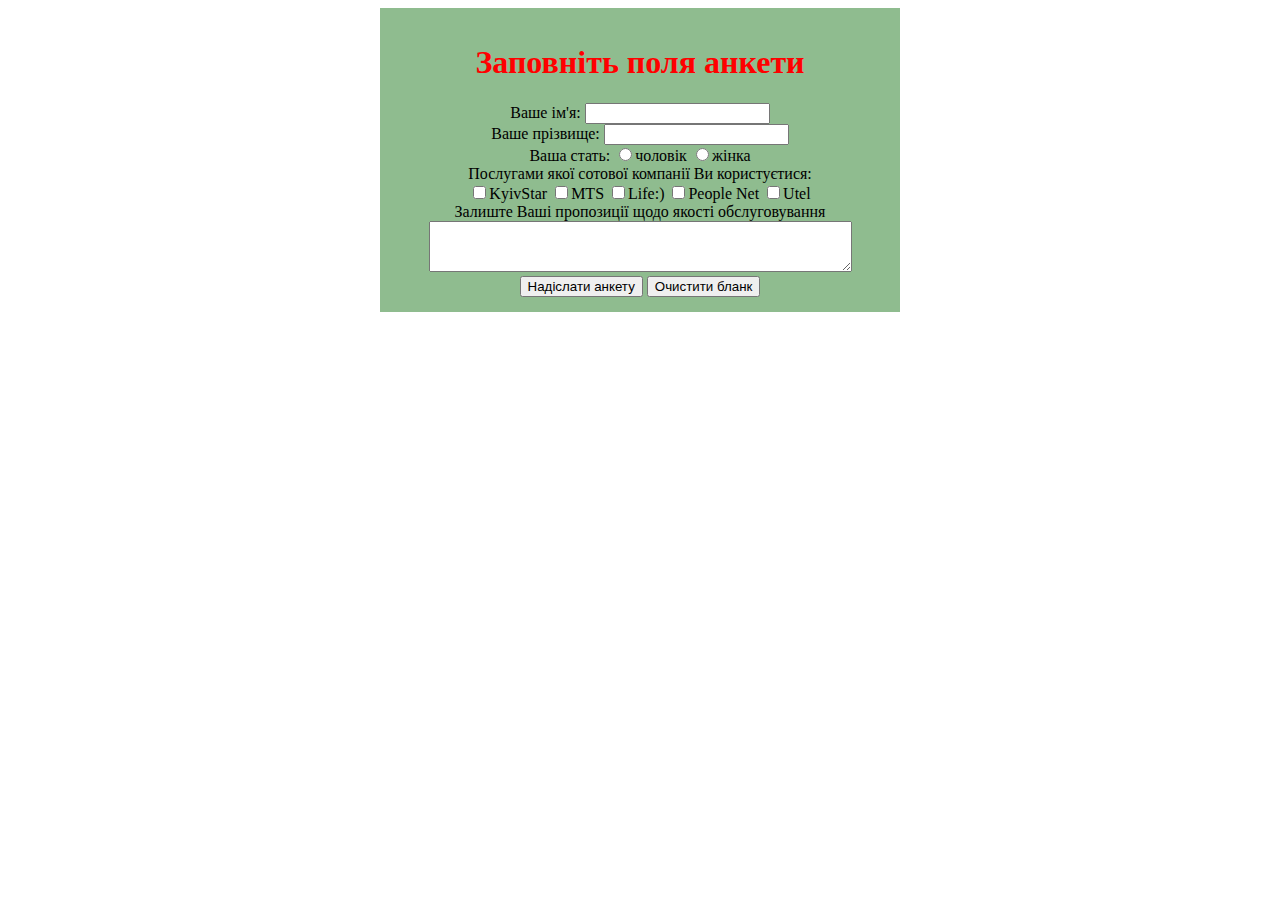
<file: src/main/resources/templates/form.html>
<!DOCTYPE html>
<html lang="uk" xmlns:th="http://www.w3.org/1999/xhtml">

<head>
    <meta charset="UTF-8">
    <meta name="viewport" content="width=device-width, initial-scale=1.0">
    <title>Анкета</title>
    <link rel="stylesheet" href="../static/css/form.css" th:href="@{/css/form.css}">
</head>

<body>
    <center>
        <form action="#" th:action="@{/results}" th:object="${record}" method="POST">
            <h1>Заповніть поля анкети</h1>
            <label>Ваше ім'я: <input type="text" th:field="*{name}" required></label>
            <br>
            <label>Ваше прізвище: <input type="text" th:field="*{surname}" required></label>
            <br>
            <label>Ваша стать: </label>
            <input type="radio" name="sex" value="male" th:field="*{sex}" required>чоловік
            <input type="radio" name="sex" value="female" th:field="*{sex}" required>жінка
            <br>
            <label>Послугами якої сотової компанії Ви користуєтися: </label>
            <br>
            <input type="checkbox" name="operator" value="K" th:field="*{operators}">KyivStar
            <input type="checkbox" name="operator" value="M" th:field="*{operators}">MTS
            <input type="checkbox" name="operator" value="L" th:field="*{operators}">Life:)
            <input type="checkbox" name="operator" value="P" th:field="*{operators}">People Net
            <input type="checkbox" name="operator" value="U" th:field="*{operators}">Utel
            <br>
            <label>Залиште Ваші пропозиції щодо якості обслуговування</label>
            <br>
            <textarea cols="50" rows="3"></textarea>
            <br>
            <input type="submit" value="Надіслати анкету">
            <input type="reset" value="Очистити бланк">
        </form>
    </center>
</body>

</html>
</file>
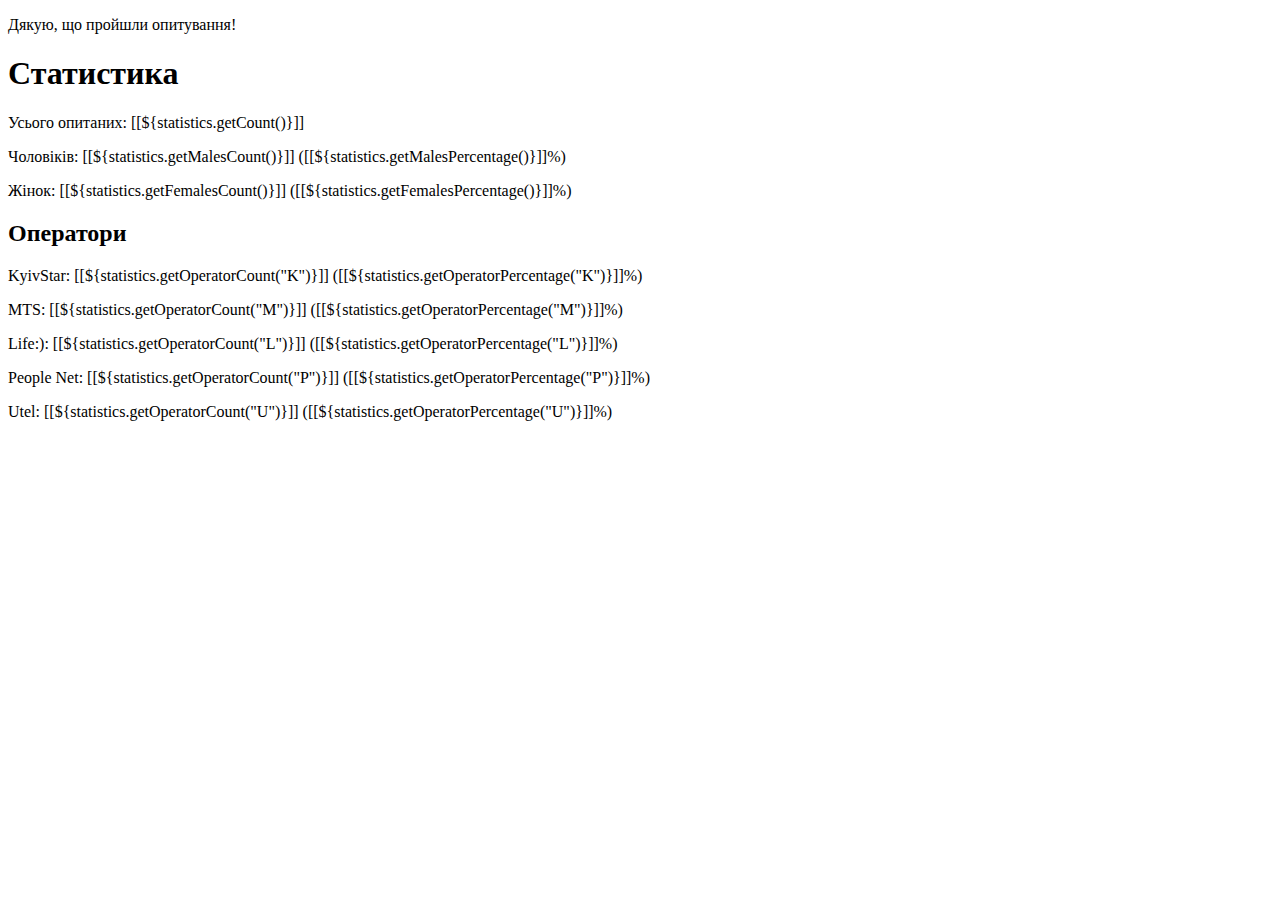
<file: src/main/resources/templates/results.html>
<!DOCTYPE html>
<html lang="en" xmlns:th="http://www.w3.org/1999/xhtml">

<head>
    <meta charset="UTF-8">
    <title>Статистика</title>
    <link rel="stylesheet" th:href="@{/styles/results.css}">
</head>

<body>
    <p>Дякую, що пройшли опитування!</p>

    <h1>Статистика</h1>
    <p>Усього опитаних: [[${statistics.getCount()}]]</p>
    <p>Чоловіків: [[${statistics.getMalesCount()}]] ([[${statistics.getMalesPercentage()}]]%)</p>
    <p>Жінок: [[${statistics.getFemalesCount()}]] ([[${statistics.getFemalesPercentage()}]]%)</p>

    <h2>Оператори</h2>
    <p>KyivStar: [[${statistics.getOperatorCount("K")}]] ([[${statistics.getOperatorPercentage("K")}]]%)</p>
    <p>MTS: [[${statistics.getOperatorCount("M")}]] ([[${statistics.getOperatorPercentage("M")}]]%)</p>
    <p>Life:): [[${statistics.getOperatorCount("L")}]] ([[${statistics.getOperatorPercentage("L")}]]%)</p>
    <p>People Net: [[${statistics.getOperatorCount("P")}]] ([[${statistics.getOperatorPercentage("P")}]]%)</p>
    <p>Utel: [[${statistics.getOperatorCount("U")}]] ([[${statistics.getOperatorPercentage("U")}]]%)</p>
</body>

</html>
</file>
<file: style.css>
body {
    font-family: Arial, Helvetica, sans-serif;
    padding: 0;
}

header {
    color: white;
    text-align: center;
    background-color: rgb(62, 117, 6);
    display: block;
    margin: 0;
    padding: 50px 10%;
}

nav {
    color: white;
    text-align: center;
    background-color: rgb(53, 53, 53);
    display: block;
    margin: 0;
    padding: 10px 10%;
}

#nav-p {
    display: inline;
    margin: 10px 5%;
}

#nav-p p {
    display: inline;
    margin: 10px 50px;
}

#nav-input {
    display: inline;
    margin: 10px 5%;
}

#nav-input input {
    display: inline;
    margin: 10px 10px;
}

a {
    text-decoration: none;
}

main {
    padding: 20px 10%;
    margin: auto;
}

#main-header {
    border-bottom: 1px solid black;
}

#main-header p {
    display: inline;
}

#main-header-p-0 {
    font-size: 28pt; 
    color: black;
    margin-right: 20px;
}

#main-header-p-1 {
    font-size: 20pt; 
    color: gray;
}

#main-sections {
    margin: auto;
}

main section {
    width: 350px;
    margin: 10px;
    display: inline-block;
    border: 1px solid black;
}

main section img {
    width: inherit;
}

main section h3 {
    margin: 20px 10px;
    color: gray;
}

main section p {
    margin: 10px;
}

main button {
    color: white;
    font-size: 14pt;
    background-color: gray;
    border: none;
    margin: 10px;
    padding: 10px;
}

section a {
    color: white;
}

section a:hover {
    color: black;
}

footer {
    color: white;
    background-color: rgb(62, 117, 6);
    display: block;
    margin: 0;
    padding: 20px 0px 20px 50px;
}
</file>
<file: styles.css>
body {
    background-color: rgb(221, 221, 221);
    font-family: Arial, Helvetica, sans-serif;
}

header {
    text-align: center;
    background-color: white;
    margin: 15px 10px;
    padding: 10px 20px;
    border-radius: 20px;
}

/* nav */

nav {
    text-align: center;
    background-color: white;
    border-radius: 20px;
    margin: 15px 10px;
    height: 60px;
}

a {
    text-decoration: none;
    color: black;
}

button {
    background-color: white;
    color: black;
    font-size: 14pt;
    width: 22%;
    padding: 10px;
    margin: 8px;
    outline: none;
    border: none;
    border-radius: 20px;
}

button:hover {
    border: 2px solid black;
}

#deactivated-link {
    border: 2px solid black;
}

/* content */

section {
    background-color: white;
    height: auto;
    margin: 15px 10px;
    padding: 25px 20px;
    border-radius: 20px;
    display: block;
}

.content {
    display: inline;
}

.large {
    height: 350px;
}

/* img - p */

.img-left {
    margin-left: 5%;
}

.p-right {
    margin-right: 8%;
    float: right;
}

/* p - img */

.img-right {
    margin-left: 8%;
}

.p-left {
    margin-left: 5%;
    float: left;
}

img {
    width: 30%;
    border-radius: 20px;
}

.img-large {
    height: 30%;
    width: auto;
    margin-left: 10%;
    margin-right: 10%;
    border-radius: 20px;
}

p {
    width: 45%;
    font-size: 16pt;
}
</file>
